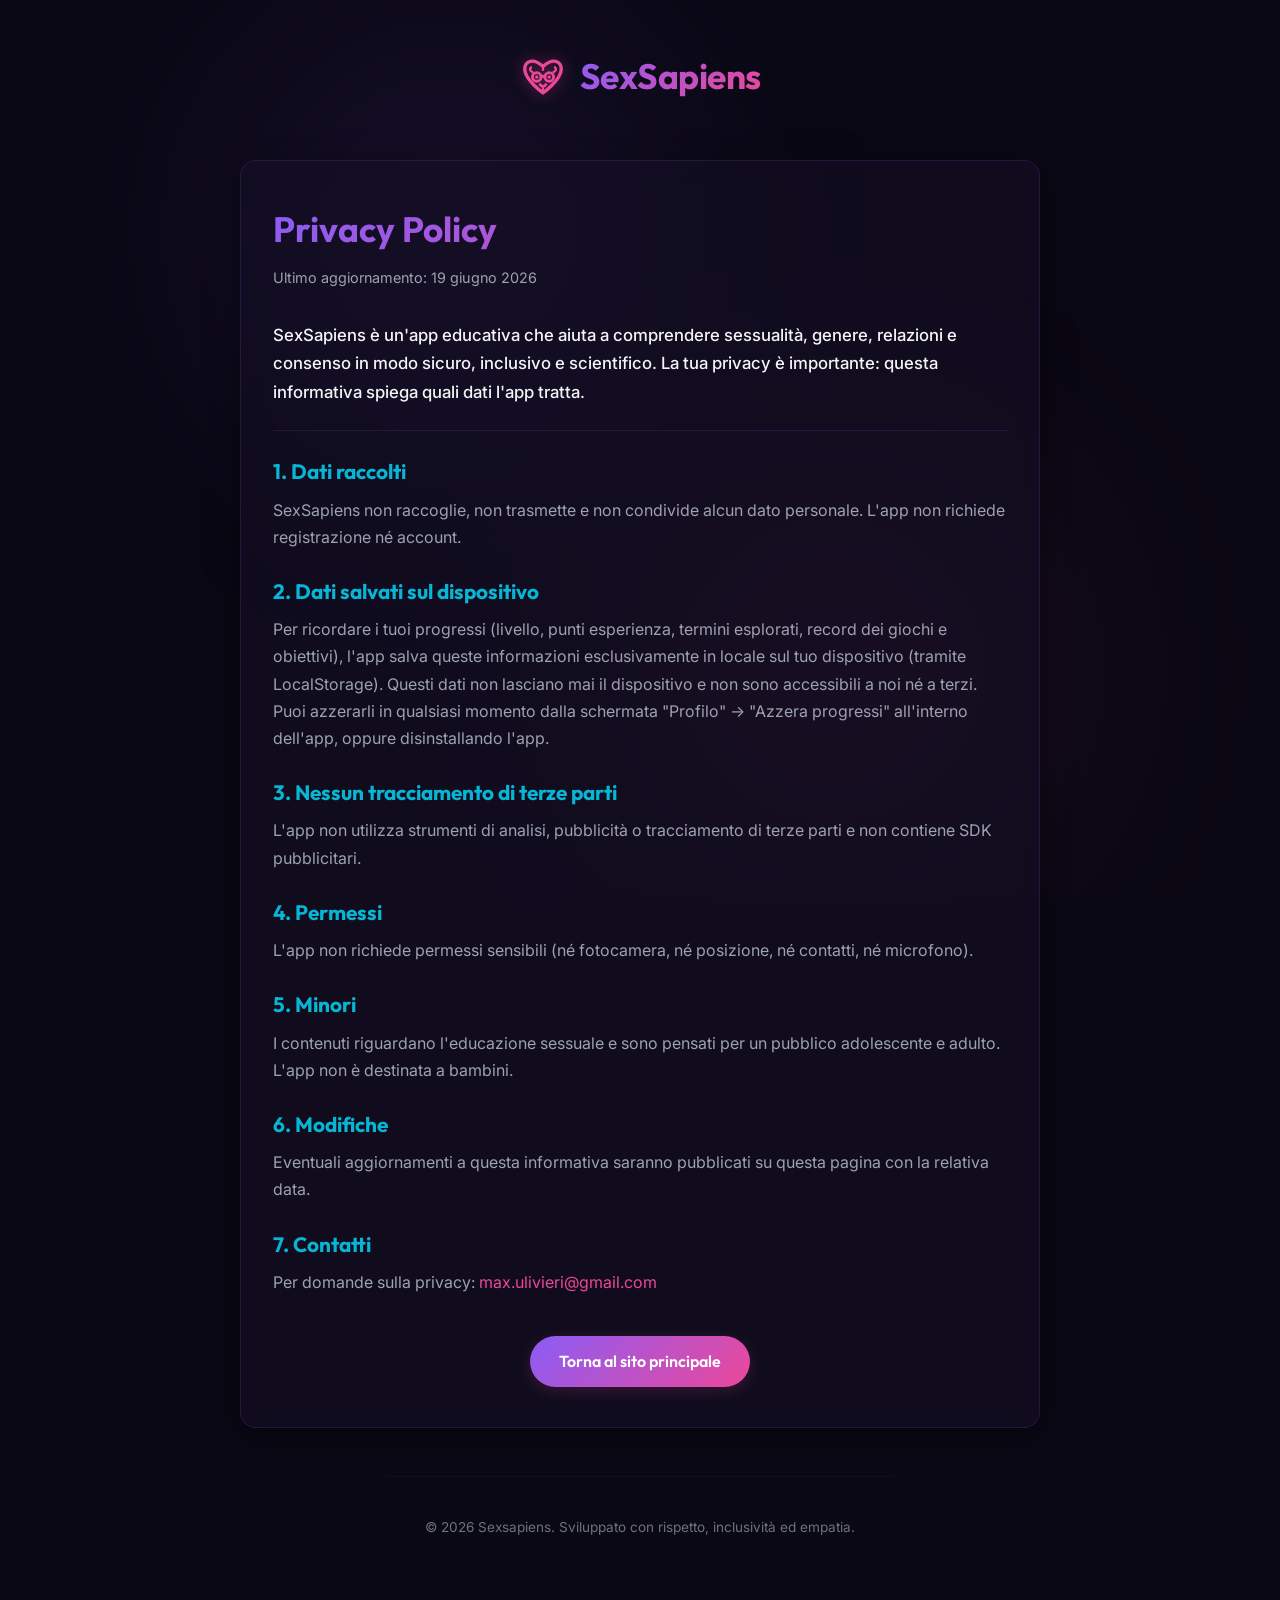
<file: privacy.html>
<!DOCTYPE html>
<html lang="it">
<head>
    <meta charset="UTF-8">
    <meta name="viewport" content="width=device-width, initial-scale=1.0">
    <title>Privacy Policy - SexSapiens</title>
    <meta name="description" content="Informativa sulla privacy per l'applicazione SexSapiens.">
    
    <!-- Google Fonts: Outfit per i titoli, Inter per il testo -->
    <link rel="preconnect" href="https://fonts.googleapis.com">
    <link rel="preconnect" href="https://fonts.gstatic.com" crossorigin>
    <link href="https://fonts.googleapis.com/css2?family=Inter:wght@300;400;500;600;700&family=Outfit:wght@400;500;600;700;800&family=Atkinson+Hyperlegible:ital,wght@0,400;0,700;1,400;1,700&display=swap" rel="stylesheet">
    <link rel="stylesheet" href="style.css">
    
    <style>
        body {
            display: flex;
            flex-direction: column;
            align-items: center;
            justify-content: center;
            padding: 3rem 1.5rem;
            min-height: 100vh;
        }
        .privacy-container {
            width: 100%;
            max-width: 800px;
            margin-top: 2rem;
        }
        .logo-header {
            display: flex;
            align-items: center;
            gap: 0.8rem;
            text-decoration: none;
            margin-bottom: 1.5rem;
        }
        .logo-header h1 {
            font-size: 2.2rem;
            background: var(--accent-gradient);
            -webkit-background-clip: text;
            -webkit-text-fill-color: transparent;
            letter-spacing: -0.5px;
        }
        .logo-header svg {
            color: var(--accent-magenta);
            filter: drop-shadow(0 0 8px rgba(236, 72, 153, 0.4));
        }
        .privacy-content h3 {
            color: var(--accent-cyan);
            font-family: var(--font-title);
            font-size: 1.3rem;
            margin-bottom: 0.5rem;
            margin-top: 1.5rem;
        }
        .privacy-content p {
            color: var(--text-secondary);
            line-height: 1.7;
            margin-bottom: 1rem;
        }
        .privacy-content hr {
            border: none;
            border-top: 1px solid var(--border-color);
            margin: 1.5rem 0;
        }
        a.email-link {
            color: var(--accent-magenta);
            text-decoration: none;
            transition: opacity 0.2s ease;
        }
        a.email-link:hover {
            opacity: 0.8;
            text-decoration: underline;
        }
    </style>
</head>
<body>
    <!-- Sfondo Aurora Neon Animato -->
    <div class="bg-gradient-glow"></div>

    <!-- Header Logo -->
    <a href="index.html" class="logo-header">
        <svg viewBox="0 0 100 100" width="48" height="48" fill="none" stroke="currentColor" stroke-width="7" stroke-linecap="round" stroke-linejoin="round">
            <!-- Cuore -->
            <path d="M50 85 C50 85 12 58 12 36 C12 18 30 12 50 30 C70 12 88 18 88 36 C88 58 50 85 50 85 Z" />
            <!-- Divisione Cervello (Emisferi) -->
            <path d="M50 30 L50 40 M50 72 L50 82" stroke-width="5" stroke-dasharray="2 3" />
            <!-- Rughe del Cervello -->
            <path d="M25 32 Q20 38 28 42" stroke-width="5" />
            <path d="M75 32 Q80 38 72 42" stroke-width="5" />
            <!-- Occhiali Sapiens -->
            <circle cx="37" cy="52" r="9" stroke-width="6" />
            <circle cx="63" cy="52" r="9" stroke-width="6" />
            <path d="M46 52 Q50 49 54 52" stroke-width="6" />
            <!-- Occhi -->
            <circle cx="37" cy="52" r="3.5" fill="currentColor" stroke="none" />
            <circle cx="63" cy="52" r="3.5" fill="currentColor" stroke="none" />
            <!-- Sorriso -->
            <path d="M44 68 Q50 75 56 68" stroke-width="6" />
        </svg>
        <h1>SexSapiens</h1>
    </a>

    <!-- Pannello Informativa -->
    <div class="privacy-container glass-panel" style="padding: 2.5rem 2rem; text-align: left;">
        <h2 class="text-gradient" style="font-family: var(--font-title); font-size: 2.2rem; margin-bottom: 0.5rem;">Privacy Policy</h2>
        <p style="color: var(--text-secondary); font-size: 0.9rem; margin-bottom: 2rem;">Ultimo aggiornamento: 19 giugno 2026</p>
        
        <div class="privacy-content">
            <p style="font-size: 1.05rem; font-weight: 500; color: var(--text-primary);">
                SexSapiens è un'app educativa che aiuta a comprendere sessualità, genere, relazioni e consenso in modo sicuro, inclusivo e scientifico. La tua privacy è importante: questa informativa spiega quali dati l'app tratta.
            </p>
            
            <hr />

            <div>
                <h3>1. Dati raccolti</h3>
                <p>SexSapiens non raccoglie, non trasmette e non condivide alcun dato personale. L'app non richiede registrazione né account.</p>
            </div>

            <div>
                <h3>2. Dati salvati sul dispositivo</h3>
                <p>Per ricordare i tuoi progressi (livello, punti esperienza, termini esplorati, record dei giochi e obiettivi), l'app salva queste informazioni esclusivamente in locale sul tuo dispositivo (tramite LocalStorage). Questi dati non lasciano mai il dispositivo e non sono accessibili a noi né a terzi. Puoi azzerarli in qualsiasi momento dalla schermata "Profilo" → "Azzera progressi" all'interno dell'app, oppure disinstallando l'app.</p>
            </div>

            <div>
                <h3>3. Nessun tracciamento di terze parti</h3>
                <p>L'app non utilizza strumenti di analisi, pubblicità o tracciamento di terze parti e non contiene SDK pubblicitari.</p>
            </div>

            <div>
                <h3>4. Permessi</h3>
                <p>L'app non richiede permessi sensibili (né fotocamera, né posizione, né contatti, né microfono).</p>
            </div>

            <div>
                <h3>5. Minori</h3>
                <p>I contenuti riguardano l'educazione sessuale e sono pensati per un pubblico adolescente e adulto. L'app non è destinata a bambini.</p>
            </div>

            <div>
                <h3>6. Modifiche</h3>
                <p>Eventuali aggiornamenti a questa informativa saranno pubblicati su questa pagina con la relativa data.</p>
            </div>

            <div>
                <h3>7. Contatti</h3>
                <p>Per domande sulla privacy: <a href="mailto:max.ulivieri@gmail.com" class="email-link">max.ulivieri@gmail.com</a></p>
            </div>
        </div>

        <div style="margin-top: 2.5rem; text-align: center;">
            <a href="index.html" class="btn-primary" style="text-decoration: none;">Torna al sito principale</a>
        </div>
    </div>

    <footer style="margin-top: 3rem; text-align: center; font-size: 0.85rem; color: var(--text-muted);">
        <p>&copy; 2026 Sexsapiens. Sviluppato con rispetto, inclusività ed empatia.</p>
    </footer>
</body>
</html>
</file>
<file: style.css>
/* ==========================================================================
   SEXSAPIENS DESIGN SYSTEM & STYLESHEET
   Theme: Dark Mode Premium, Inclusivo e Giocoso
   ========================================================================== */

/* VARIABILI & CONFIGURAZIONE GLOBALE */
:root {
    --font-primary: 'Inter', sans-serif;
    --font-title: 'Outfit', sans-serif;

    /* Palette Colori */
    --bg-main: #0a0814;
    --bg-card: rgba(20, 16, 38, 0.6);
    --bg-card-hover: rgba(28, 22, 56, 0.85);
    --border-color: rgba(168, 85, 247, 0.15);
    --border-hover: rgba(236, 72, 153, 0.4);
    
    --text-primary: #f3f4f6;
    --text-secondary: #9ca3af;
    --text-muted: #6b7280;

    /* Gradienti Accento */
    --accent-violet: #8b5cf6;
    --accent-magenta: #ec4899;
    --accent-cyan: #06b6d4;
    --accent-gradient: linear-gradient(135deg, #8b5cf6 0%, #ec4899 100%);
    --accent-glow: 0 0 20px rgba(236, 72, 153, 0.35);

    /* Feedback */
    --color-success: #10b981;
    --color-warning: #f59e0b;
    --color-error: #ef4444;
}

/* RESET E BASE */
* {
    margin: 0;
    padding: 0;
    box-sizing: border-box;
    -webkit-tap-highlight-color: transparent;
}

body {
    background-color: var(--bg-main);
    color: var(--text-primary);
    font-family: var(--font-primary);
    min-height: 100vh;
    overflow-x: hidden;
    display: flex;
    flex-direction: column;
    position: relative;
    line-height: 1.6;
}

/* EFFETTO SFONDO ANIMATO CON AURORA NEON */
.bg-gradient-glow {
    position: fixed;
    top: 0;
    left: 0;
    width: 100vw;
    height: 100vh;
    z-index: -1;
    overflow: hidden;
    pointer-events: none;
}

.bg-gradient-glow::before,
.bg-gradient-glow::after {
    content: '';
    position: absolute;
    width: 50vw;
    height: 50vw;
    border-radius: 50%;
    filter: blur(120px);
    opacity: 0.15;
    animation: floatGlow 25s infinite alternate ease-in-out;
}

.bg-gradient-glow::before {
    background: radial-gradient(circle, var(--accent-violet) 0%, transparent 70%);
    top: -10%;
    left: 10%;
}

.bg-gradient-glow::after {
    background: radial-gradient(circle, var(--accent-magenta) 0%, transparent 70%);
    bottom: -10%;
    right: 10%;
    animation-delay: -5s;
}

@keyframes floatGlow {
    0% {
        transform: translate(0, 0) scale(1);
    }
    100% {
        transform: translate(10%, 15%) scale(1.2);
    }
}

/* SCROLLBAR PERSONALIZZATA */
::-webkit-scrollbar {
    width: 8px;
}
::-webkit-scrollbar-track {
    background: var(--bg-main);
}
::-webkit-scrollbar-thumb {
    background: rgba(139, 92, 246, 0.3);
    border-radius: 4px;
}
::-webkit-scrollbar-thumb:hover {
    background: rgba(236, 72, 153, 0.5);
}

/* ELEMENTI GLASSMORPHISM */
.glass-panel {
    background: var(--bg-card);
    backdrop-filter: blur(12px);
    -webkit-backdrop-filter: blur(12px);
    border: 1px solid var(--border-color);
    border-radius: 16px;
    box-shadow: 0 8px 32px 0 rgba(0, 0, 0, 0.37);
    transition: all 0.3s ease;
}

/* TYPOGRAPHY */
h1, h2, h3, h4 {
    font-family: var(--font-title);
    font-weight: 700;
}

.text-gradient {
    background: var(--accent-gradient);
    -webkit-background-clip: text;
    -webkit-text-fill-color: transparent;
}

/* HEADER & NAVIGAZIONE */
header {
    background: rgba(10, 8, 20, 0.8);
    backdrop-filter: blur(10px);
    -webkit-backdrop-filter: blur(10px);
    border-bottom: 1px solid rgba(255, 255, 255, 0.05);
    position: sticky;
    top: 0;
    z-index: 100;
}

.header-container {
    max-width: 1200px;
    margin: 0 auto;
    padding: 1rem 2rem;
    display: flex;
    justify-content: space-between;
    align-items: center;
}

.logo {
    display: flex;
    align-items: center;
    gap: 0.5rem;
    cursor: pointer;
    user-select: none;
}

.logo h1 {
    font-size: 1.5rem;
    background: var(--accent-gradient);
    -webkit-background-clip: text;
    -webkit-text-fill-color: transparent;
    letter-spacing: -0.5px;
}

.logo-icon {
    font-size: 1.5rem;
}

nav {
    display: flex;
    gap: 0.5rem;
}

.nav-link {
    background: transparent;
    border: none;
    color: var(--text-secondary);
    font-family: var(--font-title);
    font-weight: 500;
    font-size: 1rem;
    padding: 0.5rem 1.2rem;
    border-radius: 30px;
    cursor: pointer;
    transition: all 0.2s ease;
}

.nav-link:hover {
    color: var(--text-primary);
    background: rgba(255, 255, 255, 0.05);
}

.nav-link.active {
    color: var(--text-primary);
    background: var(--accent-gradient);
    box-shadow: var(--accent-glow);
}

/* CONTENUTO PRINCIPALE */
.content-container {
    flex: 1;
    max-width: 1200px;
    width: 100%;
    margin: 0 auto;
    padding: 2rem;
}

/* GESTIONE DELLE SEZIONI (SPA VISIBILITY) */
.view-section {
    display: none;
    animation: fadeIn 0.4s cubic-bezier(0.16, 1, 0.3, 1) forwards;
}

.view-section.active {
    display: block;
}

@keyframes fadeIn {
    from {
        opacity: 0;
        transform: translateY(10px);
    }
    to {
        opacity: 1;
        transform: translateY(0);
    }
}

/* PULSANTI */
.btn-primary {
    background: var(--accent-gradient);
    color: white;
    font-family: var(--font-title);
    font-weight: 600;
    border: none;
    padding: 0.8rem 1.8rem;
    border-radius: 30px;
    cursor: pointer;
    transition: all 0.2s ease;
    display: inline-flex;
    align-items: center;
    justify-content: center;
    box-shadow: 0 4px 15px rgba(236, 72, 153, 0.2);
}

.btn-primary:hover {
    transform: translateY(-2px);
    box-shadow: var(--accent-glow);
}

.btn-primary:active {
    transform: translateY(0);
}

.btn-secondary {
    background: rgba(255, 255, 255, 0.05);
    color: var(--text-primary);
    font-family: var(--font-title);
    font-weight: 600;
    border: 1px solid rgba(255, 255, 255, 0.1);
    padding: 0.8rem 1.8rem;
    border-radius: 30px;
    cursor: pointer;
    transition: all 0.2s ease;
    display: inline-flex;
    align-items: center;
    justify-content: center;
}

.btn-secondary:hover {
    background: rgba(255, 255, 255, 0.10);
    border-color: var(--accent-violet);
}

/* ==========================================================================
   SEZIONE 1: HOME LAYOUT
   ========================================================================== */
.hero-section {
    text-align: center;
    padding: 4rem 1rem;
    max-width: 800px;
    margin: 0 auto;
}

.hero-title {
    font-size: 3.5rem;
    font-weight: 800;
    line-height: 1.15;
    margin-bottom: 1.5rem;
    letter-spacing: -1px;
}

.hero-subtitle {
    font-size: 1.2rem;
    color: var(--text-secondary);
    margin-bottom: 3.5rem;
}

.target-selector-container {
    width: 100%;
}

.selector-heading {
    font-size: 1.5rem;
    margin-bottom: 2rem;
    color: var(--text-primary);
}

.cards-grid {
    display: grid;
    grid-template-columns: repeat(auto-fit, minmax(320px, 1fr));
    gap: 2rem;
}

.selection-card {
    background: var(--bg-card);
    backdrop-filter: blur(12px);
    -webkit-backdrop-filter: blur(12px);
    border: 1px solid var(--border-color);
    border-radius: 20px;
    padding: 2.5rem;
    cursor: pointer;
    text-align: left;
    transition: all 0.3s cubic-bezier(0.16, 1, 0.3, 1);
    position: relative;
    overflow: hidden;
}

.selection-card::before {
    content: '';
    position: absolute;
    top: 0;
    left: 0;
    width: 100%;
    height: 100%;
    background: radial-gradient(circle at top right, rgba(236, 72, 153, 0.08), transparent 50%);
    pointer-events: none;
}

.selection-card:hover {
    transform: translateY(-8px);
    background: var(--bg-card-hover);
    border-color: var(--border-hover);
    box-shadow: 0 12px 40px rgba(236, 72, 153, 0.15);
}

.card-icon {
    font-size: 3rem;
    margin-bottom: 1.5rem;
    display: inline-block;
    filter: drop-shadow(0 0 10px rgba(236, 72, 153, 0.3));
}

.selection-card h3 {
    font-size: 1.6rem;
    margin-bottom: 1rem;
    color: var(--text-primary);
}

.selection-card p {
    color: var(--text-secondary);
    margin-bottom: 2rem;
    font-size: 0.95rem;
    min-height: 60px;
}

.selection-card .btn-primary {
    width: auto;
}

/* ==========================================================================
   SEZIONE 2: SIMULATORE SCENARI
   ========================================================================== */
.simulator-layout {
    display: grid;
    grid-template-columns: 2fr 1fr;
    gap: 2rem;
    align-items: start;
}

.game-area {
    display: flex;
    flex-direction: column;
    gap: 1.5rem;
}

.game-header {
    display: flex;
    flex-direction: column;
    gap: 0.5rem;
}

.scenario-category {
    text-transform: uppercase;
    font-size: 0.75rem;
    font-weight: 700;
    letter-spacing: 1.5px;
    color: var(--accent-magenta);
}

#scenario-title {
    font-size: 1.8rem;
    font-weight: 800;
}

.progress-bar-container {
    width: 100%;
    height: 6px;
    background: rgba(255, 255, 255, 0.05);
    border-radius: 10px;
    overflow: hidden;
    margin-top: 0.5rem;
}

.progress-bar-fill {
    height: 100%;
    background: var(--accent-gradient);
    border-radius: 10px;
    transition: width 0.4s ease;
}

/* Carta del dialogo */
.dialogue-card {
    padding: 2rem;
    display: flex;
    flex-direction: column;
    gap: 1.5rem;
    position: relative;
}

.character-container {
    display: flex;
    align-items: center;
    gap: 1rem;
    border-bottom: 1px solid rgba(255, 255, 255, 0.05);
    padding-bottom: 1rem;
}

.avatar-circle {
    width: 64px;
    height: 64px;
    border-radius: 50%;
    background: rgba(139, 92, 246, 0.1);
    border: 2px solid var(--accent-violet);
    display: flex;
    align-items: center;
    justify-content: center;
    font-size: 1.8rem;
    box-shadow: 0 0 15px rgba(139, 92, 246, 0.3);
    overflow: hidden;
    flex-shrink: 0;
    transition: all 0.3s ease;
}

/* Animazioni di caricamento dialoghi e risposte con effetto stagger */
.animate-fade-in {
    animation: dialogueSlideIn 0.5s cubic-bezier(0.16, 1, 0.3, 1) forwards;
}

@keyframes dialogueSlideIn {
    from {
        opacity: 0;
        transform: translateY(12px);
    }
    to {
        opacity: 1;
        transform: translateY(0);
    }
}

.animate-stagger-in .dialogue-option {
    opacity: 0;
    animation: optionSlideIn 0.4s cubic-bezier(0.16, 1, 0.3, 1) forwards;
}

.animate-stagger-in .dialogue-option:nth-child(1) { animation-delay: 0.1s; }
.animate-stagger-in .dialogue-option:nth-child(2) { animation-delay: 0.2s; }
.animate-stagger-in .dialogue-option:nth-child(3) { animation-delay: 0.3s; }
.animate-stagger-in .dialogue-option:nth-child(4) { animation-delay: 0.4s; }

@keyframes optionSlideIn {
    from {
        opacity: 0;
        transform: translateY(8px) scale(0.98);
    }
    to {
        opacity: 1;
        transform: translateY(0) scale(1);
    }
}

.character-info {
    display: flex;
    flex-direction: column;
}

.character-name {
    font-weight: 700;
    font-family: var(--font-title);
    color: var(--text-primary);
}

.character-status {
    font-size: 0.75rem;
    color: var(--accent-cyan);
}

.dialogue-text {
    font-size: 1.1rem;
    line-height: 1.7;
    color: var(--text-primary);
    min-height: 80px;
}

/* Evidenziazione parole cliccabili */
.word-highlight {
    color: var(--accent-cyan);
    border-bottom: 2px dashed rgba(6, 182, 212, 0.5);
    font-weight: 600;
    cursor: pointer;
    transition: all 0.2s ease;
    padding: 0 2px;
}

.word-highlight:hover {
    color: var(--text-primary);
    background: rgba(6, 182, 212, 0.2);
    border-radius: 4px;
}

/* Opzioni di risposta */
.options-container {
    display: flex;
    flex-direction: column;
    gap: 1rem;
}

.dialogue-option {
    background: var(--bg-card);
    border: 1px solid var(--border-color);
    border-radius: 12px;
    padding: 1.2rem 1.5rem;
    color: var(--text-primary);
    font-family: var(--font-primary);
    text-align: left;
    font-size: 1rem;
    cursor: pointer;
    transition: all 0.2s cubic-bezier(0.16, 1, 0.3, 1);
    display: flex;
    align-items: center;
    gap: 1rem;
    outline: none;
}

.dialogue-option:hover {
    background: var(--bg-card-hover);
    border-color: var(--border-hover);
    transform: translateX(4px);
    box-shadow: 0 4px 15px rgba(139, 92, 246, 0.1);
}

.option-marker {
    width: 24px;
    height: 24px;
    border-radius: 50%;
    background: rgba(255, 255, 255, 0.05);
    border: 1px solid rgba(255, 255, 255, 0.1);
    display: flex;
    align-items: center;
    justify-content: center;
    font-size: 0.8rem;
    font-weight: 700;
    color: var(--text-secondary);
    transition: all 0.2s ease;
}

.dialogue-option:hover .option-marker {
    background: var(--accent-magenta);
    border-color: var(--accent-magenta);
    color: white;
}

/* Schermata Fine Gioco */
.end-screen {
    padding: 3rem;
    text-align: center;
    display: flex;
    flex-direction: column;
    align-items: center;
    gap: 1.5rem;
    animation: scaleUp 0.4s cubic-bezier(0.16, 1, 0.3, 1) forwards;
}

@keyframes scaleUp {
    from {
        opacity: 0;
        transform: scale(0.95);
    }
    to {
        opacity: 1;
        transform: scale(1);
    }
}

.end-icon {
    font-size: 4rem;
    filter: drop-shadow(0 0 15px rgba(168, 85, 247, 0.4));
}

.stat-box {
    display: flex;
    gap: 3rem;
    margin: 1.5rem 0;
}

.stat-item {
    display: flex;
    flex-direction: column;
    align-items: center;
}

.stat-value {
    font-size: 2.5rem;
    font-family: var(--font-title);
    font-weight: 800;
    color: var(--accent-magenta);
}

.stat-label {
    font-size: 0.85rem;
    color: var(--text-secondary);
    text-transform: uppercase;
    letter-spacing: 1px;
}

.unlocked-terms-list {
    display: flex;
    flex-wrap: wrap;
    gap: 0.5rem;
    justify-content: center;
    max-width: 400px;
    margin-bottom: 1rem;
}

.unlocked-term-badge {
    background: rgba(6, 182, 212, 0.15);
    border: 1px solid rgba(6, 182, 212, 0.3);
    color: var(--accent-cyan);
    padding: 0.4rem 1rem;
    border-radius: 30px;
    font-size: 0.85rem;
    font-weight: 600;
}

.action-buttons {
    display: flex;
    gap: 1rem;
    margin-top: 1rem;
}

/* Colonna destra: Widget Glossario */
.sidebar-help {
    padding: 1.5rem;
}

.sidebar-title {
    font-size: 1.2rem;
    margin-bottom: 0.5rem;
    color: var(--text-primary);
}

.sidebar-subtitle {
    font-size: 0.8rem;
    color: var(--text-secondary);
    margin-bottom: 1.5rem;
}

.keywords-list {
    display: flex;
    flex-direction: column;
    gap: 1rem;
}

.keyword-item {
    background: rgba(255, 255, 255, 0.02);
    border: 1px solid rgba(255, 255, 255, 0.05);
    border-radius: 10px;
    padding: 1rem;
    cursor: pointer;
    transition: all 0.2s ease;
}

.keyword-item:hover {
    background: rgba(255, 255, 255, 0.05);
    border-color: var(--accent-cyan);
}

.keyword-item h4 {
    color: var(--accent-cyan);
    font-size: 0.95rem;
    margin-bottom: 0.25rem;
    display: flex;
    align-items: center;
    justify-content: space-between;
}

.keyword-item h4::after {
    content: '📖';
    font-size: 0.8rem;
    opacity: 0.7;
}

.keyword-item p {
    font-size: 0.8rem;
    color: var(--text-secondary);
    display: -webkit-box;
    -webkit-line-clamp: 2;
    -webkit-box-orient: vertical;
    overflow: hidden;
}

.no-keywords {
    font-size: 0.85rem;
    color: var(--text-muted);
    text-align: center;
    padding: 2rem 0;
    border: 1px dashed rgba(255, 255, 255, 0.05);
    border-radius: 10px;
}

/* ==========================================================================
   SEZIONE 3: GLOSSARIO / SEXSAPIENS GRID
   ========================================================================== */
.glossary-header {
    text-align: center;
    max-width: 700px;
    margin: 0 auto 3rem auto;
}

.section-title {
    font-size: 2.5rem;
    font-weight: 800;
    margin-bottom: 1rem;
}

.section-subtitle {
    color: var(--text-secondary);
}

.filter-controls {
    margin-top: 2rem;
    padding: 1.5rem;
    display: flex;
    flex-direction: column;
    gap: 1.2rem;
}

.search-box {
    position: relative;
    width: 100%;
}

.search-icon {
    position: absolute;
    left: 1.2rem;
    top: 50%;
    transform: translateY(-50%);
    font-size: 1.1rem;
    color: var(--text-muted);
}

#glossary-search {
    width: 100%;
    background: rgba(10, 8, 20, 0.6);
    border: 1px solid var(--border-color);
    border-radius: 30px;
    padding: 0.8rem 1.2rem 0.8rem 3rem;
    color: var(--text-primary);
    font-family: var(--font-primary);
    font-size: 1rem;
    outline: none;
    transition: all 0.2s ease;
}

#glossary-search:focus {
    border-color: var(--accent-magenta);
    box-shadow: 0 0 15px rgba(236, 72, 153, 0.15);
}

.category-filters {
    display: flex;
    flex-wrap: wrap;
    gap: 0.5rem;
}

.filter-btn {
    background: rgba(255, 255, 255, 0.03);
    border: 1px solid rgba(255, 255, 255, 0.05);
    color: var(--text-secondary);
    padding: 0.5rem 1.2rem;
    border-radius: 20px;
    cursor: pointer;
    font-family: var(--font-title);
    font-weight: 500;
    font-size: 0.85rem;
    transition: all 0.2s ease;
}

.filter-btn:hover {
    color: var(--text-primary);
    background: rgba(255, 255, 255, 0.08);
}

.filter-btn.active {
    background: var(--accent-violet);
    border-color: var(--accent-violet);
    color: white;
}

/* Griglia degli elementi del Glossario */
.glossary-grid {
    display: grid;
    grid-template-columns: repeat(auto-fill, minmax(280px, 1fr));
    gap: 1.5rem;
}

.term-card {
    padding: 1.8rem;
    position: relative;
    cursor: pointer;
    display: flex;
    flex-direction: column;
    gap: 1rem;
}

.term-card:hover {
    transform: translateY(-4px);
    background: var(--bg-card-hover);
    border-color: var(--border-hover);
}

.term-card-header {
    display: flex;
    justify-content: space-between;
    align-items: flex-start;
}

.term-badge {
    background: rgba(139, 92, 246, 0.15);
    border: 1px solid rgba(139, 92, 246, 0.3);
    color: var(--accent-violet);
    padding: 0.2rem 0.6rem;
    border-radius: 10px;
    font-size: 0.75rem;
    font-weight: 600;
    text-transform: uppercase;
}

.term-badge.badge-orientation {
    background: rgba(236, 72, 153, 0.15);
    border-color: rgba(236, 72, 153, 0.3);
    color: var(--accent-magenta);
}

.term-badge.badge-desire {
    background: rgba(245, 158, 11, 0.15);
    border-color: rgba(245, 158, 11, 0.3);
    color: var(--color-warning);
}

.term-badge.badge-relation {
    background: rgba(6, 182, 212, 0.15);
    border-color: rgba(6, 182, 212, 0.3);
    color: var(--accent-cyan);
}

.term-badge.badge-health {
    background: rgba(16, 185, 129, 0.15);
    border-color: rgba(16, 185, 129, 0.3);
    color: var(--color-success);
}

.term-lock-status {
    font-size: 0.95rem;
}

.term-card h3 {
    font-size: 1.3rem;
    font-weight: 700;
}

.term-card p {
    color: var(--text-secondary);
    font-size: 0.9rem;
    display: -webkit-box;
    -webkit-line-clamp: 3;
    -webkit-box-orient: vertical;
    overflow: hidden;
    line-height: 1.5;
}

/* Stato Bloccato per i termini nel glossario */
.term-card.locked {
    filter: grayscale(1) opacity(0.5);
    border-style: dashed;
}

.term-card.locked:hover {
    filter: grayscale(0.5) opacity(0.8);
    transform: none;
}

.term-card-footer {
    display: flex;
    justify-content: flex-end;
    font-size: 0.8rem;
    font-weight: 600;
    color: var(--accent-violet);
    margin-top: auto;
}

.term-card:hover .term-card-footer {
    color: var(--accent-magenta);
}

/* ==========================================================================
   MODALE DEL TERMINE
   ========================================================================== */
.modal-overlay {
    position: fixed;
    top: 0;
    left: 0;
    width: 100vw;
    height: 100vh;
    background: rgba(5, 3, 10, 0.8);
    backdrop-filter: blur(8px);
    -webkit-backdrop-filter: blur(8px);
    z-index: 1000;
    display: flex;
    align-items: center;
    justify-content: center;
    padding: 1.5rem;
    animation: fadeIn 0.25s ease-out;
}

.modal-content {
    max-width: 600px;
    width: 100%;
    padding: 3rem 2.5rem;
    position: relative;
    animation: scaleUp 0.3s cubic-bezier(0.16, 1, 0.3, 1) forwards;
}

.modal-close {
    position: absolute;
    top: 1.2rem;
    right: 1.5rem;
    background: transparent;
    border: none;
    font-size: 2rem;
    color: var(--text-muted);
    cursor: pointer;
    transition: color 0.2s ease;
}

.modal-close:hover {
    color: var(--accent-magenta);
}

.modal-header {
    display: flex;
    flex-direction: column;
    align-items: flex-start;
    gap: 0.5rem;
    border-bottom: 1px solid rgba(255, 255, 255, 0.05);
    padding-bottom: 1.5rem;
    margin-bottom: 1.5rem;
}

.modal-header h2 {
    font-size: 2rem;
}

.modal-body {
    display: flex;
    flex-direction: column;
    gap: 1.5rem;
}

.term-definition {
    font-size: 1.1rem;
    line-height: 1.7;
    color: var(--text-primary);
}

.term-example-box {
    background: rgba(255, 255, 255, 0.02);
    border-left: 3px solid var(--accent-magenta);
    padding: 1.2rem;
    border-radius: 0 10px 10px 0;
}

.term-example-box strong {
    display: block;
    font-size: 0.9rem;
    text-transform: uppercase;
    letter-spacing: 0.5px;
    color: var(--accent-magenta);
    margin-bottom: 0.5rem;
}

.term-example-box p {
    font-size: 0.95rem;
    font-style: italic;
    color: var(--text-secondary);
}

/* CLASSI UTILITY & NASCONDI */
.hidden {
    display: none !important;
}

/* ==========================================================================
   FOOTER
   ========================================================================== */
footer {
    text-align: center;
    padding: 2.5rem;
    color: var(--text-muted);
    border-top: 1px solid rgba(255, 255, 255, 0.03);
    font-size: 0.85rem;
    margin-top: auto;
}

/* ==========================================================================
   STILI BACHECA DEI TROFEI (HOME)
   ========================================================================== */
/* PROGRESSIONE */
.progress-showcase {
    margin-top: 4rem;
    padding: 2rem 2.5rem;
}

.progress-showcase h3 {
    font-size: 1.3rem;
    margin-bottom: 1.5rem;
    display: flex;
    align-items: center;
    gap: 0.6rem;
}

.progress-bars {
    display: flex;
    flex-direction: column;
    gap: 1.1rem;
}

.progress-item {}

.progress-label {
    display: flex;
    justify-content: space-between;
    align-items: baseline;
    margin-bottom: 0.4rem;
    font-size: 0.9rem;
    color: var(--text-secondary);
}

.progress-count {
    font-family: var(--font-title);
    font-weight: 700;
    font-size: 0.95rem;
    color: var(--text-primary);
}

.progress-track {
    width: 100%;
    height: 8px;
    background: rgba(255,255,255,0.07);
    border-radius: 10px;
    overflow: hidden;
}

.progress-fill {
    height: 100%;
    border-radius: 10px;
    transition: width 0.8s cubic-bezier(0.16, 1, 0.3, 1);
}

.progress-fill-cyan    { background: linear-gradient(90deg, #06b6d4, #22d3ee); box-shadow: 0 0 8px rgba(6, 182, 212, 0.4); }
.progress-fill-violet  { background: linear-gradient(90deg, #8b5cf6, #a78bfa); box-shadow: 0 0 8px rgba(139, 92, 246, 0.4); }
.progress-fill-magenta { background: linear-gradient(90deg, #ec4899, #f472b6); box-shadow: 0 0 8px rgba(236, 72, 153, 0.4); }

/* TROFEI */
.trophy-showcase {
    margin-top: 4rem;
    padding: 2.5rem;
    text-align: left;
}

.trophy-showcase h3 {
    font-size: 1.8rem;
    margin-bottom: 0.5rem;
    display: flex;
    align-items: center;
    gap: 0.5rem;
}

.trophy-subtitle {
    color: var(--text-secondary);
    font-size: 0.95rem;
    margin-bottom: 2rem;
}

.trophy-grid {
    display: grid;
    grid-template-columns: repeat(auto-fit, minmax(220px, 1fr));
    gap: 1.5rem;
}

.trophy-item {
    background: rgba(255, 255, 255, 0.02);
    border: 1px solid rgba(255, 255, 255, 0.05);
    border-radius: 16px;
    padding: 1.5rem;
    display: flex;
    flex-direction: column;
    align-items: center;
    text-align: center;
    transition: all 0.3s ease;
}

.trophy-item.unlocked {
    background: radial-gradient(circle at center, rgba(139, 92, 246, 0.1), rgba(255, 255, 255, 0.02));
    border-color: rgba(139, 92, 246, 0.3);
    box-shadow: 0 4px 20px rgba(139, 92, 246, 0.1);
}

.trophy-item.unlocked:hover {
    transform: translateY(-4px);
    border-color: var(--accent-magenta);
    box-shadow: 0 4px 25px rgba(236, 72, 153, 0.15);
}

.trophy-item.locked {
    filter: grayscale(1) opacity(0.4);
    border-style: dashed;
}

.trophy-badge-icon {
    font-size: 2.5rem;
    margin-bottom: 1rem;
    filter: drop-shadow(0 0 10px rgba(139, 92, 246, 0.2));
}

.trophy-item.unlocked .trophy-badge-icon {
    filter: drop-shadow(0 0 15px rgba(236, 72, 153, 0.4));
    animation: pulseTrophy 2.5s infinite alternate ease-in-out;
}

@keyframes pulseTrophy {
    from { transform: scale(1); }
    to { transform: scale(1.08); }
}

.trophy-item h4 {
    font-size: 1.1rem;
    margin-bottom: 0.5rem;
    font-family: var(--font-title);
    color: var(--text-primary);
}

.trophy-item p {
    font-size: 0.8rem;
    color: var(--text-secondary);
    line-height: 1.4;
}

/* ==========================================================================
   STILI MINI-QUIZ (SIMULATORE)
   ========================================================================== */
.quiz-card {
    padding: 2.5rem;
    display: flex;
    flex-direction: column;
    gap: 1.5rem;
    animation: dialogueSlideIn 0.5s cubic-bezier(0.16, 1, 0.3, 1) forwards;
}

.quiz-badge {
    background: rgba(6, 182, 212, 0.15);
    border: 1px solid rgba(6, 182, 212, 0.3);
    color: var(--accent-cyan);
    padding: 0.3rem 0.8rem;
    border-radius: 12px;
    font-size: 0.75rem;
    font-weight: 700;
    letter-spacing: 1px;
    display: inline-block;
    margin-bottom: 0.5rem;
}

.quiz-header h3 {
    font-size: 1.8rem;
    font-weight: 800;
}

.quiz-header p {
    color: var(--text-secondary);
    font-size: 0.95rem;
}

#quiz-question-text {
    font-size: 1.25rem;
    line-height: 1.5;
    margin-bottom: 1.5rem;
    color: var(--text-primary);
    border-bottom: 1px solid rgba(255, 255, 255, 0.05);
    padding-bottom: 1rem;
}

.quiz-options {
    display: flex;
    flex-direction: column;
    gap: 1rem;
}

.quiz-option-btn {
    background: rgba(255, 255, 255, 0.02);
    border: 1px solid var(--border-color);
    border-radius: 12px;
    padding: 1.2rem 1.5rem;
    color: var(--text-primary);
    font-family: var(--font-primary);
    text-align: left;
    font-size: 0.95rem;
    cursor: pointer;
    transition: all 0.2s ease;
    outline: none;
}

.quiz-option-btn:hover {
    background: rgba(255, 255, 255, 0.05);
    border-color: var(--accent-cyan);
    transform: translateX(4px);
}

/* Classi di feedback risposta */
.quiz-option-btn.correct {
    background: rgba(16, 185, 129, 0.15);
    border-color: var(--color-success);
    color: white;
    font-weight: 600;
}

.quiz-option-btn.incorrect {
    background: rgba(239, 68, 68, 0.15);
    border-color: var(--color-error);
    color: white;
    opacity: 0.8;
}

.quiz-progress {
    font-size: 0.85rem;
    color: var(--text-secondary);
    text-align: right;
    border-top: 1px solid rgba(255, 255, 255, 0.05);
    padding-top: 1rem;
    margin-top: 1rem;
}

/* ==========================================================================
   RESPONSIVE DESIGN (MEDIA QUERIES)
   ========================================================================== */
/* ==========================================================================
   STILI SELEZIONE SCENARIO
   ========================================================================== */
.scenario-selection-screen {
    padding: 3rem;
    text-align: center;
    max-width: 800px;
    margin: 0 auto;
}

.scenario-selection-subtitle {
    color: var(--text-secondary);
    font-size: 1rem;
    margin-bottom: 2.5rem;
}

.scenarios-list-grid {
    display: grid;
    grid-template-columns: repeat(auto-fit, minmax(280px, 1fr));
    gap: 1.5rem;
}

.scenario-list-card {
    background: rgba(255, 255, 255, 0.02);
    border: 1px solid var(--border-color);
    border-radius: 16px;
    padding: 1.8rem;
    cursor: pointer;
    text-align: left;
    transition: all 0.3s cubic-bezier(0.16, 1, 0.3, 1);
    display: flex;
    flex-direction: column;
    gap: 1rem;
}

.scenario-list-card:hover {
    transform: translateY(-4px);
    background: var(--bg-card-hover);
    border-color: var(--border-hover);
    box-shadow: 0 8px 25px rgba(139, 92, 246, 0.15);
}

.scenario-list-card h4 {
    font-size: 1.25rem;
    font-family: var(--font-title);
    color: var(--text-primary);
}

.scenario-list-card p {
    font-size: 0.85rem;
    color: var(--text-secondary);
    line-height: 1.4;
}

.scenario-list-card .badge {
    align-self: flex-start;
}

.audio-toggle-btn {
    font-size: 1.1rem !important;
    padding: 0.5rem 0.8rem !important;
    display: inline-flex;
    align-items: center;
    justify-content: center;
    border-radius: 50% !important;
    width: 38px;
    height: 38px;
    margin-left: 0.5rem;
}

/* ==========================================================================
   LANDING PAGE & TARGET SELECTOR STYLING
   ========================================================================== */
.cta-cards-container {
    display: grid;
    grid-template-columns: repeat(auto-fit, minmax(280px, 1fr));
    gap: 2rem;
    margin: 2.5rem 0 3.5rem 0;
}

.cta-card {
    display: flex;
    flex-direction: column;
    align-items: center;
    text-align: center;
    padding: 2.5rem 2rem;
    border-radius: 20px;
    cursor: pointer;
    transition: transform 0.3s ease, border-color 0.3s ease, box-shadow 0.3s ease;
    border: 1px solid rgba(255, 255, 255, 0.08);
}

.cta-card:hover {
    transform: translateY(-5px);
    border-color: rgba(168, 85, 247, 0.4);
    box-shadow: 0 10px 30px rgba(168, 85, 247, 0.15);
}

.cta-icon {
    font-size: 3rem;
    margin-bottom: 1rem;
}

.cta-card h3 {
    font-family: var(--font-title);
    font-size: 1.5rem;
    margin-bottom: 0.8rem;
    color: var(--text-primary);
}

.cta-card p {
    font-size: 0.95rem;
    color: var(--text-muted);
    margin-bottom: 1.5rem;
    line-height: 1.5;
}

.cta-card .btn-primary {
    margin-top: auto;
    width: 100%;
    display: inline-flex;
    align-items: center;
    justify-content: center;
}

.values-section {
    padding: 3rem 2rem;
    margin-bottom: 3.5rem;
    border-radius: 20px;
}

.section-subtitle-center {
    text-align: center;
    font-family: var(--font-title);
    font-size: 1.8rem;
    margin-bottom: 2.2rem;
    background: linear-gradient(135deg, var(--text-primary) 30%, var(--text-muted) 100%);
    -webkit-background-clip: text;
    -webkit-text-fill-color: transparent;
}

.values-grid {
    display: grid;
    grid-template-columns: repeat(auto-fit, minmax(240px, 1fr));
    gap: 2rem;
}

.value-item {
    text-align: center;
    display: flex;
    flex-direction: column;
    align-items: center;
}

.value-icon {
    font-size: 2.5rem;
    margin-bottom: 0.8rem;
}

.value-item h4 {
    font-family: var(--font-title);
    font-size: 1.2rem;
    margin-bottom: 0.6rem;
    color: var(--text-primary);
}

.value-item p {
    font-size: 0.9rem;
    color: var(--text-muted);
    line-height: 1.5;
}

/* Schermata Scelta Target nel simulatore */
.target-selection-screen {
    text-align: center;
    padding: 3rem 2rem;
}

.term-badge-discovered {
    background: rgba(168, 85, 247, 0.15);
    border: 1px solid rgba(168, 85, 247, 0.3);
    color: #c084fc;
    font-size: 0.7rem;
    font-weight: 700;
    padding: 0.15rem 0.4rem;
    border-radius: 6px;
    text-transform: uppercase;
}

/* Stile per le icone doodle SVG nel sito */
.doodle-icon {
    width: 60px;
    height: 60px;
    color: var(--accent-violet);
    transition: transform 0.3s ease, color 0.3s ease;
    display: inline-block;
}

.cta-card:hover .doodle-icon {
    transform: scale(1.1) rotate(-3deg);
    color: var(--accent-magenta);
}

.value-icon .doodle-icon {
    width: 48px;
    height: 48px;
    color: var(--accent-cyan);
    margin-bottom: 0.5rem;
}

.card-icon .doodle-icon {
    width: 64px;
    height: 64px;
    color: var(--accent-magenta);
}

/* Doodle logo */
.logo-icon svg {
    vertical-align: middle;
    color: var(--accent-magenta);
    margin-right: 8px;
    filter: drop-shadow(0 0 5px rgba(236, 72, 153, 0.4));
}

/* Audio toggle doodle */
.audio-toggle-btn svg {
    color: var(--text-primary);
    transition: color 0.3s ease, transform 0.2s ease;
    vertical-align: middle;
}

.audio-toggle-btn:hover svg {
    color: var(--accent-magenta);
    transform: scale(1.1);
}

/* Titolo doodle icon */
.title-doodle-icon {
    color: var(--accent-magenta);
    filter: drop-shadow(0 0 5px rgba(236, 72, 153, 0.3));
}

/* Inline doodle icons that match font size */
.doodle-icon-inline {
    width: 1.2em;
    height: 1.2em;
    display: inline-block;
    vertical-align: middle;
    color: currentColor;
    margin-right: 0.35rem;
}

/* ==========================================================================
   STILI GIOCO MITO O REALTÀ (3D CARD FLIP)
   ========================================================================== */
.game-mode-selection-screen {
    text-align: center;
    padding: 3rem 2rem;
    animation: fadeIn 0.4s ease forwards;
}

.selection-card.game-card {
    transition: all 0.3s cubic-bezier(0.175, 0.885, 0.32, 1.275);
}

.selection-card.game-card:hover {
    transform: translateY(-5px) scale(1.02);
}

.myth-game-screen {
    max-width: 650px;
    margin: 2rem auto;
    padding: 2.5rem;
    display: flex;
    flex-direction: column;
    align-items: center;
    border-radius: 20px;
}

.flip-card-container {
    width: 100%;
    perspective: 1200px;
    margin: 1.5rem 0;
}

.flip-card {
    width: 100%;
    height: 380px;
    background-color: transparent;
    border-radius: 18px;
}

.flip-card-inner {
    position: relative;
    width: 100%;
    height: 100%;
    transition: transform 0.6s cubic-bezier(0.4, 0, 0.2, 1);
    transform-style: preserve-3d;
}

/* Rotazione attiva */
.flip-card.flipped .flip-card-inner {
    transform: rotateY(180deg);
}

.flip-card-front, .flip-card-back {
    position: absolute;
    width: 100%;
    height: 100%;
    backface-visibility: hidden;
    -webkit-backface-visibility: hidden;
    border-radius: 18px;
    padding: 2.5rem;
    display: flex;
    flex-direction: column;
    justify-content: center;
    align-items: center;
    text-align: center;
    box-shadow: 0 10px 30px rgba(0, 0, 0, 0.3);
    margin: 0;
}

.flip-card-front {
    background: rgba(255, 255, 255, 0.02);
    border: 1px solid var(--border-color);
}

.flip-card-back {
    background: rgba(255, 255, 255, 0.03);
    border: 2px solid var(--accent-cyan);
    transform: rotateY(180deg);
}

/* Colorazione del bordo della carta posteriore a seconda del risultato */
.flip-card-back.correct-border {
    border-color: var(--color-success);
}

.flip-card-back.incorrect-border {
    border-color: var(--color-error);
}

#myth-text {
    font-size: 1.4rem;
    line-height: 1.45;
    font-weight: 700;
    margin: 1.5rem 0;
    color: var(--text-primary);
}

.myth-prompt-text {
    font-size: 0.85rem;
    text-transform: uppercase;
    letter-spacing: 1.5px;
    color: var(--text-muted);
    font-weight: 700;
    margin-bottom: 2rem;
}

.myth-action-buttons {
    display: flex;
    gap: 20px;
    width: 100%;
    justify-content: center;
}

.myth-btn {
    padding: 1rem 2rem;
    border-radius: 30px;
    font-weight: 700;
    font-family: var(--font-title);
    font-size: 1.05rem;
    cursor: pointer;
    transition: all 0.2s ease;
    border: none;
}

.myth-btn.btn-myth {
    background: rgba(239, 68, 68, 0.15);
    border: 2px solid rgba(239, 68, 68, 0.4);
    color: #ef4444;
}

.myth-btn.btn-myth:hover {
    background: #ef4444;
    color: white;
    box-shadow: 0 0 15px rgba(239, 68, 68, 0.4);
    transform: translateY(-2px);
}

.myth-btn.btn-reality {
    background: rgba(6, 182, 212, 0.15);
    border: 2px solid rgba(6, 182, 212, 0.4);
    color: var(--accent-cyan);
}

.myth-btn.btn-reality:hover {
    background: var(--accent-cyan);
    color: var(--bg-dark);
    box-shadow: 0 0 15px rgba(6, 182, 212, 0.4);
    transform: translateY(-2px);
}

.result-indicator {
    font-family: var(--font-title);
    font-size: 1.8rem;
    font-weight: 800;
    letter-spacing: 1px;
    margin-bottom: 1rem;
    text-transform: uppercase;
}

.result-indicator.correct-text {
    color: var(--color-success);
    text-shadow: 0 0 10px rgba(16, 185, 129, 0.3);
}

.result-indicator.incorrect-text {
    color: var(--color-error);
    text-shadow: 0 0 10px rgba(239, 68, 68, 0.3);
}

#myth-back-explanation {
    font-size: 0.95rem;
    line-height: 1.5;
    margin-bottom: 2rem;
    color: var(--text-secondary);
}

#myth-back-title {
    font-size: 1.1rem;
    margin-bottom: 0.5rem;
    text-transform: uppercase;
    letter-spacing: 1px;
}

/* ==========================================================================
   STILI MODALITÀ QUIZ DEDICATA (STANDALONE)
   ========================================================================== */
.quiz-mode-container {
    max-width: 800px;
    margin: 2rem auto;
    padding: 3rem;
    min-height: 450px;
    display: flex;
    flex-direction: column;
    justify-content: center;
    border-radius: 20px;
}

.quiz-mode-screen {
    display: flex;
    flex-direction: column;
    align-items: center;
    text-align: center;
    width: 100%;
    animation: fadeIn 0.4s ease forwards;
}

#quiz-mode-active {
    align-items: stretch;
    text-align: left;
}

.quiz-card-header {
    display: flex;
    justify-content: space-between;
    align-items: center;
    border-bottom: 1px solid rgba(255, 255, 255, 0.05);
    padding-bottom: 1rem;
    width: 100%;
}

.quiz-score-badge {
    background: rgba(236, 72, 153, 0.15);
    border: 1px solid rgba(236, 72, 153, 0.3);
    color: var(--accent-magenta);
    padding: 0.3rem 0.8rem;
    border-radius: 12px;
    font-size: 0.75rem;
    font-weight: 700;
}

.quiz-length-selector {
    margin-bottom: 1.5rem;
}

.quiz-len-btn {
    padding: 0.8rem 1.5rem;
    border-radius: 30px;
    font-weight: 600;
    cursor: pointer;
    transition: all 0.2s ease;
}

.btn-secondary.quiz-len-btn.active {
    background: var(--accent-gradient);
    border-color: transparent;
    color: white;
    box-shadow: var(--accent-glow);
}

.quiz-mode-icon {
    animation: pulseGently 3s ease-in-out infinite;
}

@keyframes pulseGently {
    0% { transform: scale(1); }
    50% { transform: scale(1.05); }
    100% { transform: scale(1); }
}

.quiz-result-icon {
    display: inline-flex;
    justify-content: center;
    align-items: center;
    margin-bottom: 1.5rem;
}

.score-display-box {
    animation: dialogueSlideIn 0.5s cubic-bezier(0.16, 1, 0.3, 1) forwards;
}

/* ==========================================================================
   RESPONSIVE DESIGN (MEDIA QUERIES)
   ========================================================================== */
@media (max-width: 900px) {
    .simulator-layout {
        grid-template-columns: 1fr;
    }
    
    .sidebar-help {
        order: 2;
    }
}

/* HAMBURGER MENU */
.menu-toggle {
    display: none;
    flex-direction: column;
    justify-content: center;
    gap: 5px;
    width: 40px;
    height: 40px;
    padding: 8px;
    background: transparent;
    border: 1px solid rgba(255,255,255,0.1);
    border-radius: 10px;
    cursor: pointer;
    z-index: 101;
    flex-shrink: 0;
}

.menu-toggle span {
    display: block;
    height: 2px;
    background: var(--text-primary);
    border-radius: 2px;
    transition: all 0.25s ease;
    transform-origin: center;
}

.menu-toggle.is-open span:nth-child(1) {
    transform: translateY(7px) rotate(45deg);
}

.menu-toggle.is-open span:nth-child(2) {
    opacity: 0;
    transform: scaleX(0);
}

.menu-toggle.is-open span:nth-child(3) {
    transform: translateY(-7px) rotate(-45deg);
}

@media (max-width: 768px) {
    .header-container {
        flex-wrap: wrap;
        padding: 0.85rem 1rem;
        position: relative;
    }

    .menu-toggle {
        display: flex;
    }

    #main-nav {
        display: none;
        flex-direction: column;
        width: 100%;
        gap: 0.3rem;
        padding: 0.75rem 0;
        border-top: 1px solid rgba(255,255,255,0.06);
        order: 3;
    }

    #main-nav.is-open {
        display: flex;
    }

    .nav-link {
        width: 100%;
        text-align: left;
        padding: 0.7rem 1rem;
        border-radius: 12px;
        font-size: 1rem;
    }

    .audio-toggle-btn {
        width: auto !important;
        align-self: flex-start;
    }

    .hero-title {
        font-size: 2.5rem;
    }
    
    .content-container {
        padding: 1rem;
    }
    
    .selection-card {
        padding: 1.8rem;
    }
    
    .stat-box {
        gap: 1.5rem;
    }
    
    .modal-content {
        padding: 2rem 1.5rem;
    }

    .quiz-mode-container {
        padding: 2rem 1.2rem;
        margin: 1rem 0;
    }

    .myth-game-screen {
        padding: 1.5rem 1rem;
        margin: 1rem 0;
    }

    .flip-card {
        height: 420px;
    }

    .flip-card-front, .flip-card-back {
        padding: 1.5rem 1rem;
    }

    .myth-action-buttons {
        flex-direction: column;
        gap: 10px;
        width: 100%;
    }

    .myth-btn {
        width: 100%;
    }
}

/* ==========================================================================
   ONBOARDING
   ========================================================================== */
#onboarding-modal {
    z-index: 2000;
}

.onboarding-content {
    max-width: 520px;
    width: 100%;
    padding: 2.5rem 2.5rem 2rem;
    display: flex;
    flex-direction: column;
    gap: 1.5rem;
    animation: scaleUp 0.35s cubic-bezier(0.16, 1, 0.3, 1) forwards;
}

/* Steps */
.onboarding-step {
    display: none;
    flex-direction: column;
    align-items: center;
    text-align: center;
    gap: 1rem;
    animation: fadeIn 0.3s ease-out;
}

.onboarding-step.active {
    display: flex;
}

.onboarding-step h2 {
    font-size: 1.8rem;
    margin: 0;
}

.onboarding-step p {
    color: var(--text-secondary);
    font-size: 1rem;
    line-height: 1.6;
    max-width: 400px;
    margin: 0;
}

/* Step 1 */
.onboarding-logo {
    margin-bottom: 0.25rem;
    filter: drop-shadow(0 0 16px rgba(139, 92, 246, 0.4));
}

/* Step 2 */
.onboarding-features {
    display: flex;
    flex-direction: column;
    gap: 0.75rem;
    width: 100%;
    text-align: left;
}

.onboarding-feature {
    display: grid;
    grid-template-columns: 36px 1fr;
    grid-template-rows: auto auto;
    column-gap: 0.75rem;
    row-gap: 0.15rem;
    align-items: start;
    background: rgba(255,255,255,0.03);
    border: 1px solid rgba(255,255,255,0.06);
    border-radius: 12px;
    padding: 0.9rem 1rem;
}

.onboarding-feature-icon {
    grid-row: 1 / 3;
    display: flex;
    align-items: center;
    justify-content: center;
    padding-top: 2px;
}

.onboarding-feature strong {
    font-size: 0.95rem;
    color: var(--text-primary);
    font-family: var(--font-title);
}

.onboarding-feature span {
    font-size: 0.85rem;
    color: var(--text-muted);
    line-height: 1.4;
}

/* Step 3 */
.onboarding-final-icon {
    filter: drop-shadow(0 0 14px rgba(6, 182, 212, 0.35));
    margin-bottom: 0.25rem;
}

#btn-onboarding-start {
    margin-top: 0.5rem;
    padding: 0.8rem 2.5rem;
    font-size: 1rem;
}

/* Navigation */
.onboarding-nav {
    display: flex;
    align-items: center;
    justify-content: space-between;
    padding-top: 0.5rem;
    border-top: 1px solid rgba(255,255,255,0.05);
}

.onboarding-dots {
    display: flex;
    gap: 8px;
}

.onboarding-dot {
    width: 8px;
    height: 8px;
    border-radius: 50%;
    background: rgba(255,255,255,0.15);
    transition: all 0.25s ease;
    cursor: pointer;
}

.onboarding-dot.active {
    background: var(--accent-violet);
    width: 22px;
    border-radius: 4px;
}

.onboarding-btn-skip {
    background: transparent;
    border: none;
    color: var(--text-muted);
    font-family: var(--font-title);
    font-size: 0.9rem;
    cursor: pointer;
    padding: 0.4rem 0.6rem;
    border-radius: 8px;
    transition: color 0.2s ease;
}

.onboarding-btn-skip:hover {
    color: var(--text-secondary);
}

.onboarding-btn-next {
    background: var(--accent-gradient);
    border: none;
    color: #fff;
    font-family: var(--font-title);
    font-size: 0.9rem;
    font-weight: 600;
    padding: 0.5rem 1.2rem;
    border-radius: 20px;
    cursor: pointer;
    transition: opacity 0.2s ease, transform 0.2s ease;
}

.onboarding-btn-next:hover {
    opacity: 0.85;
    transform: translateX(2px);
}

@media (max-width: 768px) {
    .onboarding-content {
        padding: 2rem 1.5rem 1.5rem;
    }

    .onboarding-step h2 {
        font-size: 1.5rem;
    }
}

/* ==========================================================================
   BANNER COOKIE / GDPR
   ========================================================================== */
.cookie-banner {
    position: fixed;
    bottom: 20px;
    left: 20px;
    right: 20px;
    z-index: 10000;
    display: flex;
    justify-content: center;
    pointer-events: none;
    animation: cookieSlideUp 0.5s cubic-bezier(0.175, 0.885, 0.32, 1.275) forwards;
}

.cookie-banner.hidden {
    display: none !important;
}

.cookie-content {
    background: rgba(18, 10, 36, 0.95);
    backdrop-filter: blur(15px);
    -webkit-backdrop-filter: blur(15px);
    max-width: 800px;
    width: 100%;
    padding: 1.5rem 2rem;
    pointer-events: auto;
    display: flex;
    flex-direction: row;
    align-items: center;
    justify-content: space-between;
    gap: 20px;
    box-shadow: 0 10px 30px rgba(0, 0, 0, 0.5), 0 0 20px rgba(168, 85, 247, 0.15);
}

.cookie-text h3 {
    margin-top: 0;
    margin-bottom: 0.5rem;
    font-family: var(--font-title);
    color: var(--accent-magenta);
    font-size: 1.15rem;
}

.cookie-text p {
    margin: 0;
    font-size: 0.85rem;
    color: var(--text-color);
    line-height: 1.4;
}

.cookie-buttons {
    display: flex;
    gap: 12px;
    flex-shrink: 0;
}

@keyframes cookieSlideUp {
    from {
        transform: translateY(100px);
        opacity: 0;
    }
    to {
        transform: translateY(0);
        opacity: 1;
    }
}

@media (max-width: 768px) {
    .cookie-banner {
        bottom: 10px;
        left: 10px;
        right: 10px;
    }
    
    .cookie-content {
        flex-direction: column;
        padding: 1.2rem;
        text-align: center;
        gap: 15px;
    }
    
    .cookie-buttons {
        width: 100%;
        justify-content: center;
    }
}

/* ==========================================================================
   STILI DI ACCESSIBILITÀ (A11Y)
   ========================================================================== */
.a11y-toggle-btn {
    font-size: 1.1rem !important;
    padding: 0.5rem !important;
    display: inline-flex;
    align-items: center;
    justify-content: center;
    border-radius: 50% !important;
    width: 38px;
    height: 38px;
    margin-left: 0.5rem;
    background: rgba(255, 255, 255, 0.05);
    border: 1px solid var(--border-color);
    color: var(--text-color);
    cursor: pointer;
    transition: all 0.2s ease;
}

.a11y-toggle-btn:hover {
    background: rgba(168, 85, 247, 0.2);
    border-color: var(--accent-magenta);
    box-shadow: 0 0 10px rgba(168, 85, 247, 0.3);
}

.a11y-toggle-btn svg {
    width: 22px;
    height: 22px;
}

.a11y-menu-panel {
    position: absolute;
    top: 75px;
    right: 20px;
    width: 290px;
    padding: 1.5rem;
    z-index: 1000;
    box-shadow: 0 10px 30px rgba(0, 0, 0, 0.5), 0 0 15px rgba(6, 182, 212, 0.15);
    background: rgba(24, 15, 48, 0.96);
    border-radius: 12px;
    border: 1px solid var(--border-color);
    display: flex;
    flex-direction: column;
    gap: 1.2rem;
    animation: fadeInA11y 0.2s ease-out forwards;
}

.a11y-menu-panel.hidden {
    display: none !important;
}

.a11y-menu-panel h3 {
    margin: 0;
    font-size: 1.05rem;
    font-family: var(--font-title);
    color: var(--accent-cyan);
    border-bottom: 1px dashed rgba(255, 255, 255, 0.1);
    padding-bottom: 0.5rem;
    text-align: left;
}

.a11y-option {
    display: flex;
    align-items: center;
    justify-content: space-between;
    gap: 10px;
}

.a11y-option-label {
    font-size: 0.85rem;
    font-weight: 500;
    color: var(--text-color);
}

.a11y-btn-toggle {
    background: rgba(255, 255, 255, 0.05);
    border: 1px solid var(--border-color);
    color: var(--text-muted);
    padding: 0.4rem 0.8rem;
    border-radius: 20px;
    font-size: 0.75rem;
    cursor: pointer;
    font-weight: 600;
    transition: all 0.2s ease;
}

.a11y-btn-toggle[aria-pressed="true"] {
    background: var(--accent-cyan);
    color: #120a24;
    border-color: var(--accent-cyan);
    box-shadow: 0 0 8px rgba(6, 182, 212, 0.4);
}

.a11y-option-size {
    border-top: 1px dashed rgba(255, 255, 255, 0.05);
    padding-top: 0.8rem;
}

.a11y-size-buttons {
    display: flex;
    gap: 5px;
    margin-top: 0.4rem;
}

.a11y-size-btn {
    flex: 1;
    background: rgba(255, 255, 255, 0.05);
    border: 1px solid var(--border-color);
    color: var(--text-muted);
    padding: 0.4rem 0.3rem;
    border-radius: 6px;
    font-size: 0.72rem;
    cursor: pointer;
    font-weight: 600;
    transition: all 0.2s ease;
}

.a11y-size-btn.active {
    background: var(--accent-magenta);
    color: white;
    border-color: var(--accent-magenta);
    box-shadow: 0 0 8px rgba(236, 72, 153, 0.4);
}

@keyframes fadeInA11y {
    from {
        opacity: 0;
        transform: translateY(-10px);
    }
    to {
        opacity: 1;
        transform: translateY(0);
    }
}

/* Evidenziazione per navigazione tastiera (Focus visibile) */
.a11y-toggle-btn:focus,
.nav-link:focus,
.btn-primary:focus,
.btn-secondary:focus,
.term-card:focus,
.game-card:focus,
.quiz-choice-btn:focus,
.myth-btn:focus,
.a11y-btn-toggle:focus,
.a11y-size-btn:focus,
button:focus,
a:focus {
    outline: 3px solid var(--accent-cyan) !important;
    outline-offset: 3px !important;
    box-shadow: 0 0 10px rgba(6, 182, 212, 0.6) !important;
}

/* Override Font Alta Leggibilità (Dislessia) */
body.dyslexia-mode {
    font-family: 'Atkinson Hyperlegible', sans-serif !important;
}

body.dyslexia-mode h1,
body.dyslexia-mode h2,
body.dyslexia-mode h3,
body.dyslexia-mode h4,
body.dyslexia-mode h5,
body.dyslexia-mode h6,
body.dyslexia-mode button,
body.dyslexia-mode span,
body.dyslexia-mode p,
body.dyslexia-mode a,
body.dyslexia-mode li,
body.dyslexia-mode input,
body.dyslexia-mode textarea {
    font-family: 'Atkinson Hyperlegible', sans-serif !important;
}

/* Dimensionamento Testo */
body.text-large {
    font-size: 1.15rem;
}
body.text-large h1, body.text-large .hero-title { font-size: 3rem !important; }
body.text-large h2 { font-size: 2.2rem !important; }
body.text-large h3 { font-size: 1.6rem !important; }
body.text-large p, body.text-large button, body.text-large span, body.text-large li { font-size: 1.05rem !important; }

body.text-xlarge {
    font-size: 1.3rem;
}
body.text-xlarge h1, body.text-xlarge .hero-title { font-size: 3.4rem !important; }
body.text-xlarge h2 { font-size: 2.5rem !important; }
body.text-xlarge h3 { font-size: 1.9rem !important; }
body.text-xlarge p, body.text-xlarge button, body.text-xlarge span, body.text-xlarge li { font-size: 1.18rem !important; }

/* Contrasto Elevato (High Contrast Mode) */
body.high-contrast-mode {
    background-color: #000000 !important;
    background-image: none !important;
    color: #ffffff !important;
}

body.high-contrast-mode .bg-gradient-glow {
    display: none !important;
}

body.high-contrast-mode .glass-panel,
body.high-contrast-mode header,
body.high-contrast-mode footer,
body.high-contrast-mode .a11y-menu-panel,
body.high-contrast-mode .modal-content {
    background: #000000 !important;
    border: 3px solid #ffffff !important;
    box-shadow: none !important;
    color: #ffffff !important;
}

body.high-contrast-mode h1, 
body.high-contrast-mode h2, 
body.high-contrast-mode h3, 
body.high-contrast-mode h4,
body.high-contrast-mode .selector-heading,
body.high-contrast-mode .hero-title {
    color: #00ffff !important; /* Cyan puro ad altissimo contrasto */
    text-shadow: none !important;
}

body.high-contrast-mode .text-gradient {
    background: none !important;
    -webkit-background-clip: unset !important;
    -webkit-text-fill-color: unset !important;
    color: #ff00ff !important; /* Magenta puro ad altissimo contrasto */
}

body.high-contrast-mode .btn-primary {
    background: #000000 !important;
    border: 3px solid #ff00ff !important;
    color: #ffffff !important;
    box-shadow: none !important;
}

body.high-contrast-mode .btn-primary:hover {
    background: #ff00ff !important;
    color: #000000 !important;
    font-weight: 800;
}

body.high-contrast-mode .btn-secondary {
    background: #000000 !important;
    border: 3px solid #ffffff !important;
    color: #ffffff !important;
}

body.high-contrast-mode .btn-secondary:hover {
    background: #ffffff !important;
    color: #000000 !important;
    font-weight: 800;
}

body.high-contrast-mode .a11y-size-btn.active {
    background: #ff00ff !important;
    color: #000000 !important;
    border-color: #ff00ff !important;
}

body.high-contrast-mode .a11y-btn-toggle[aria-pressed="true"] {
    background: #00ffff !important;
    color: #000000 !important;
    border-color: #00ffff !important;
}

body.high-contrast-mode .nav-link {
    color: #ffffff !important;
    opacity: 0.8;
}

body.high-contrast-mode .nav-link.active {
    color: #00ffff !important;
    opacity: 1;
    border-bottom: 3px solid #00ffff !important;
}

body.high-contrast-mode .doodle-logo-svg,
body.high-contrast-mode .doodle-icon,
body.high-contrast-mode svg {
    color: #ffffff !important;
    filter: drop-shadow(0 0 1px #ffffff);
}

/* ==========================================================================
   STILI GIOCO "LE PAROLE GIUSTE"
   ========================================================================== */
.chat-container {
    display: flex;
    flex-direction: column;
    width: 100%;
}

.chat-bubble {
    position: relative;
    max-width: 85%;
    padding: 1.2rem 1.5rem;
    border-radius: 20px;
    font-size: 1.05rem;
    line-height: 1.5;
    font-weight: 500;
    margin-bottom: 0.5rem;
    border: 3px solid var(--text-color);
}

.chat-bubble.received {
    align-self: flex-start;
    background: rgba(255, 255, 255, 0.03);
    border-color: rgba(255, 255, 255, 0.2);
    border-bottom-left-radius: 4px;
    color: var(--text-color);
    box-shadow: 0 4px 15px rgba(0, 0, 0, 0.2);
}

.chat-sender {
    display: block;
    font-size: 0.72rem;
    font-weight: 800;
    text-transform: uppercase;
    color: var(--accent-magenta);
    margin-bottom: 0.4rem;
    letter-spacing: 1px;
}

.words-options-container {
    margin-top: 0.5rem;
}

.words-options-container .quiz-choice-btn {
    background: rgba(255, 255, 255, 0.02);
    backdrop-filter: blur(12px);
    -webkit-backdrop-filter: blur(12px);
    border: 2px solid var(--border-color);
    border-radius: 20px;
    padding: 1rem 1.5rem;
    color: var(--text-primary);
    font-family: var(--font-primary);
    font-size: 0.95rem;
    font-weight: 500;
    text-align: left;
    cursor: pointer;
    transition: all 0.25s cubic-bezier(0.4, 0, 0.2, 1);
    outline: none;
    width: 100%;
}

.words-options-container .quiz-choice-btn:hover {
    background: rgba(255, 255, 255, 0.06);
    border-color: var(--accent-magenta);
    box-shadow: 0 0 15px rgba(236, 72, 153, 0.3);
    transform: translateY(-2px);
}

.words-options-container .quiz-choice-btn.correct-choice {
    background: rgba(34, 197, 94, 0.15) !important;
    border-color: #22c55e !important;
    color: #ffffff !important;
    font-weight: 600;
    box-shadow: 0 0 15px rgba(34, 197, 94, 0.3) !important;
}

.words-options-container .quiz-choice-btn.wrong-choice {
    background: rgba(239, 68, 68, 0.15) !important;
    border-color: #ef4444 !important;
    color: #ffffff !important;
    box-shadow: 0 0 15px rgba(239, 68, 68, 0.3) !important;
}

/* High Contrast Mode for Choice Buttons */
body.high-contrast-mode .words-options-container .quiz-choice-btn {
    background: #000000 !important;
    border: 3px solid #ffffff !important;
    color: #ffffff !important;
    box-shadow: none !important;
}

body.high-contrast-mode .words-options-container .quiz-choice-btn:hover {
    background: #ffffff !important;
    color: #000000 !important;
}

body.high-contrast-mode .words-options-container .quiz-choice-btn.correct-choice {
    border-color: #00ff00 !important;
    color: #00ff00 !important;
}

body.high-contrast-mode .words-options-container .quiz-choice-btn.wrong-choice {
    border-color: #ff0000 !important;
    color: #ff0000 !important;
}

.words-explanation-panel {
    background: rgba(18, 10, 36, 0.7);
    border: 2px solid var(--border-color);
    border-radius: 12px;
    animation: fadeInA11y 0.3s ease-out forwards;
}

.words-explanation-panel.hidden {
    display: none !important;
}

.explanation-status {
    font-size: 1.25rem;
    font-weight: 900;
    letter-spacing: 1px;
}

.explanation-status.correct {
    color: #22c55e;
}

.explanation-status.wrong {
    color: #ef4444;
}

/* Override contrasto elevato per bolle di chat e spiegazioni */
body.high-contrast-mode .chat-bubble.received,
body.high-contrast-mode .words-explanation-panel {
    background: #000000 !important;
    border: 3px solid #ffffff !important;
    color: #ffffff !important;
}
</file>
